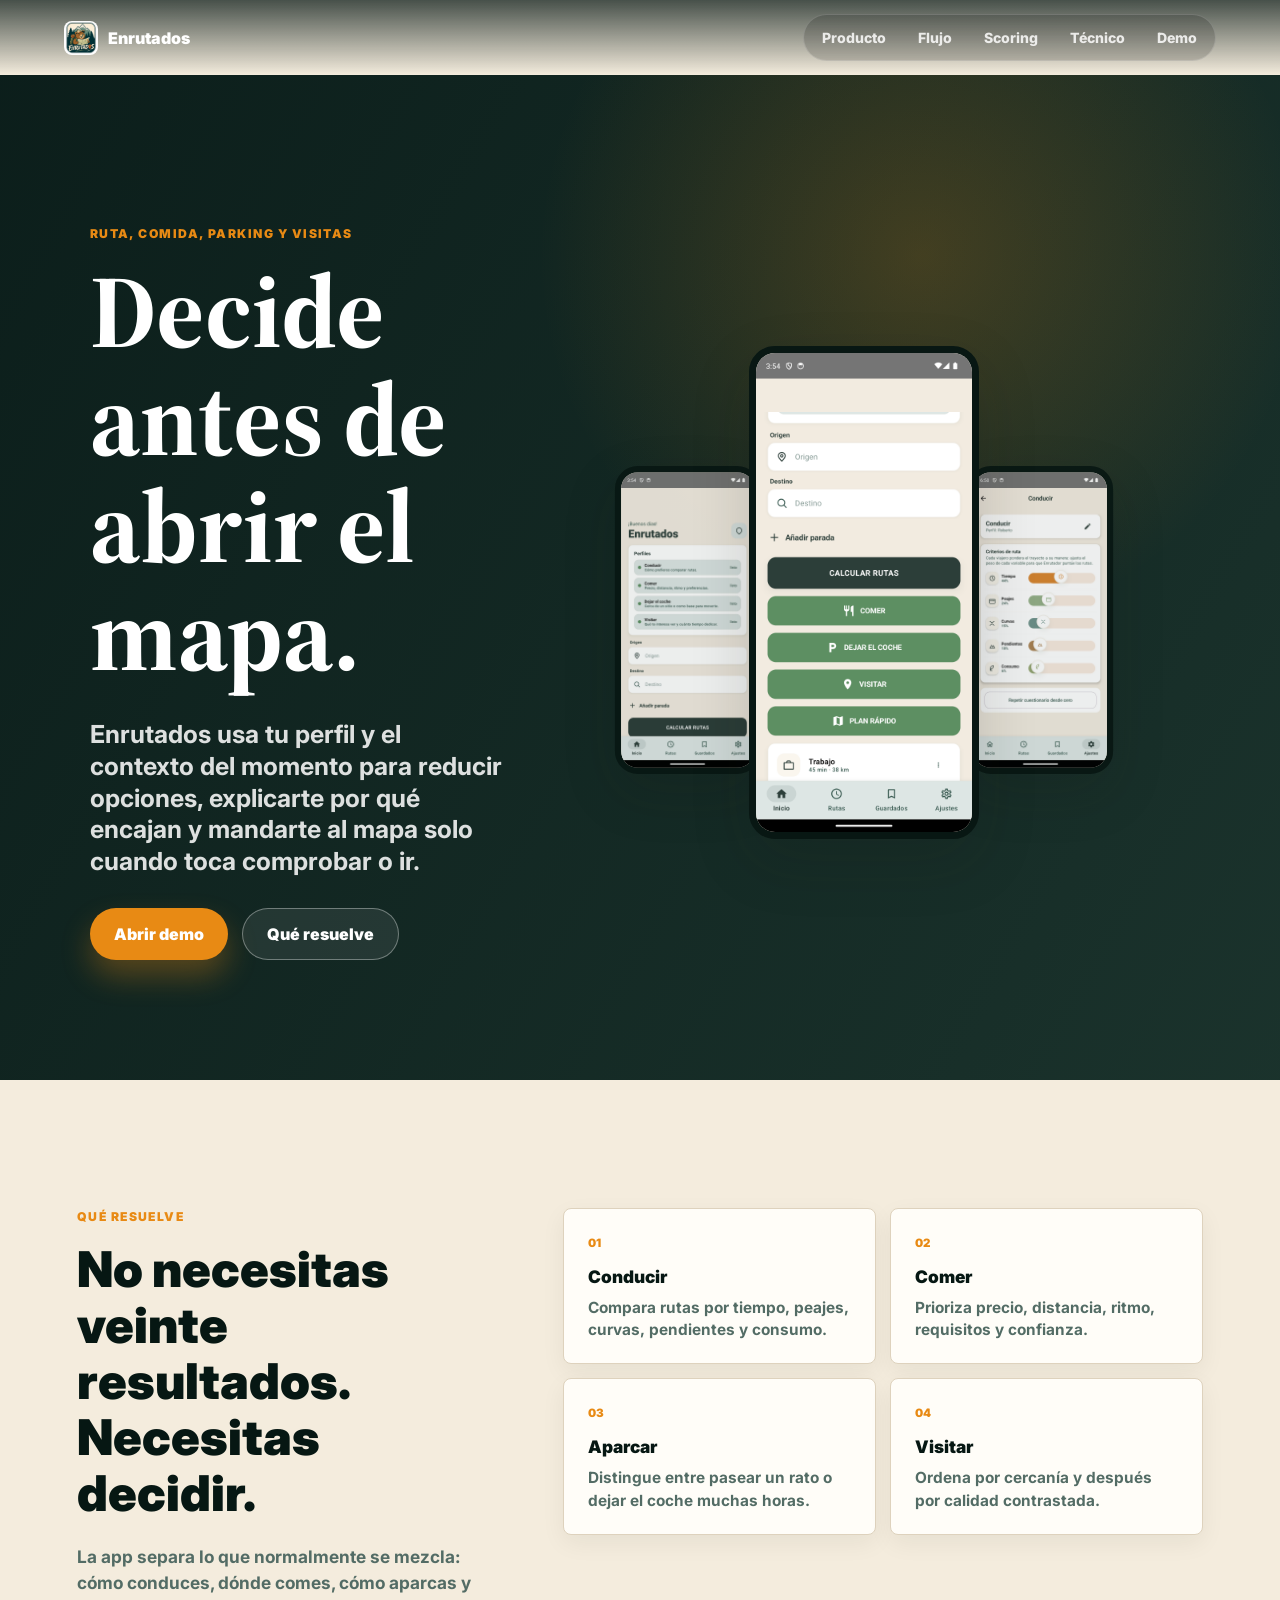
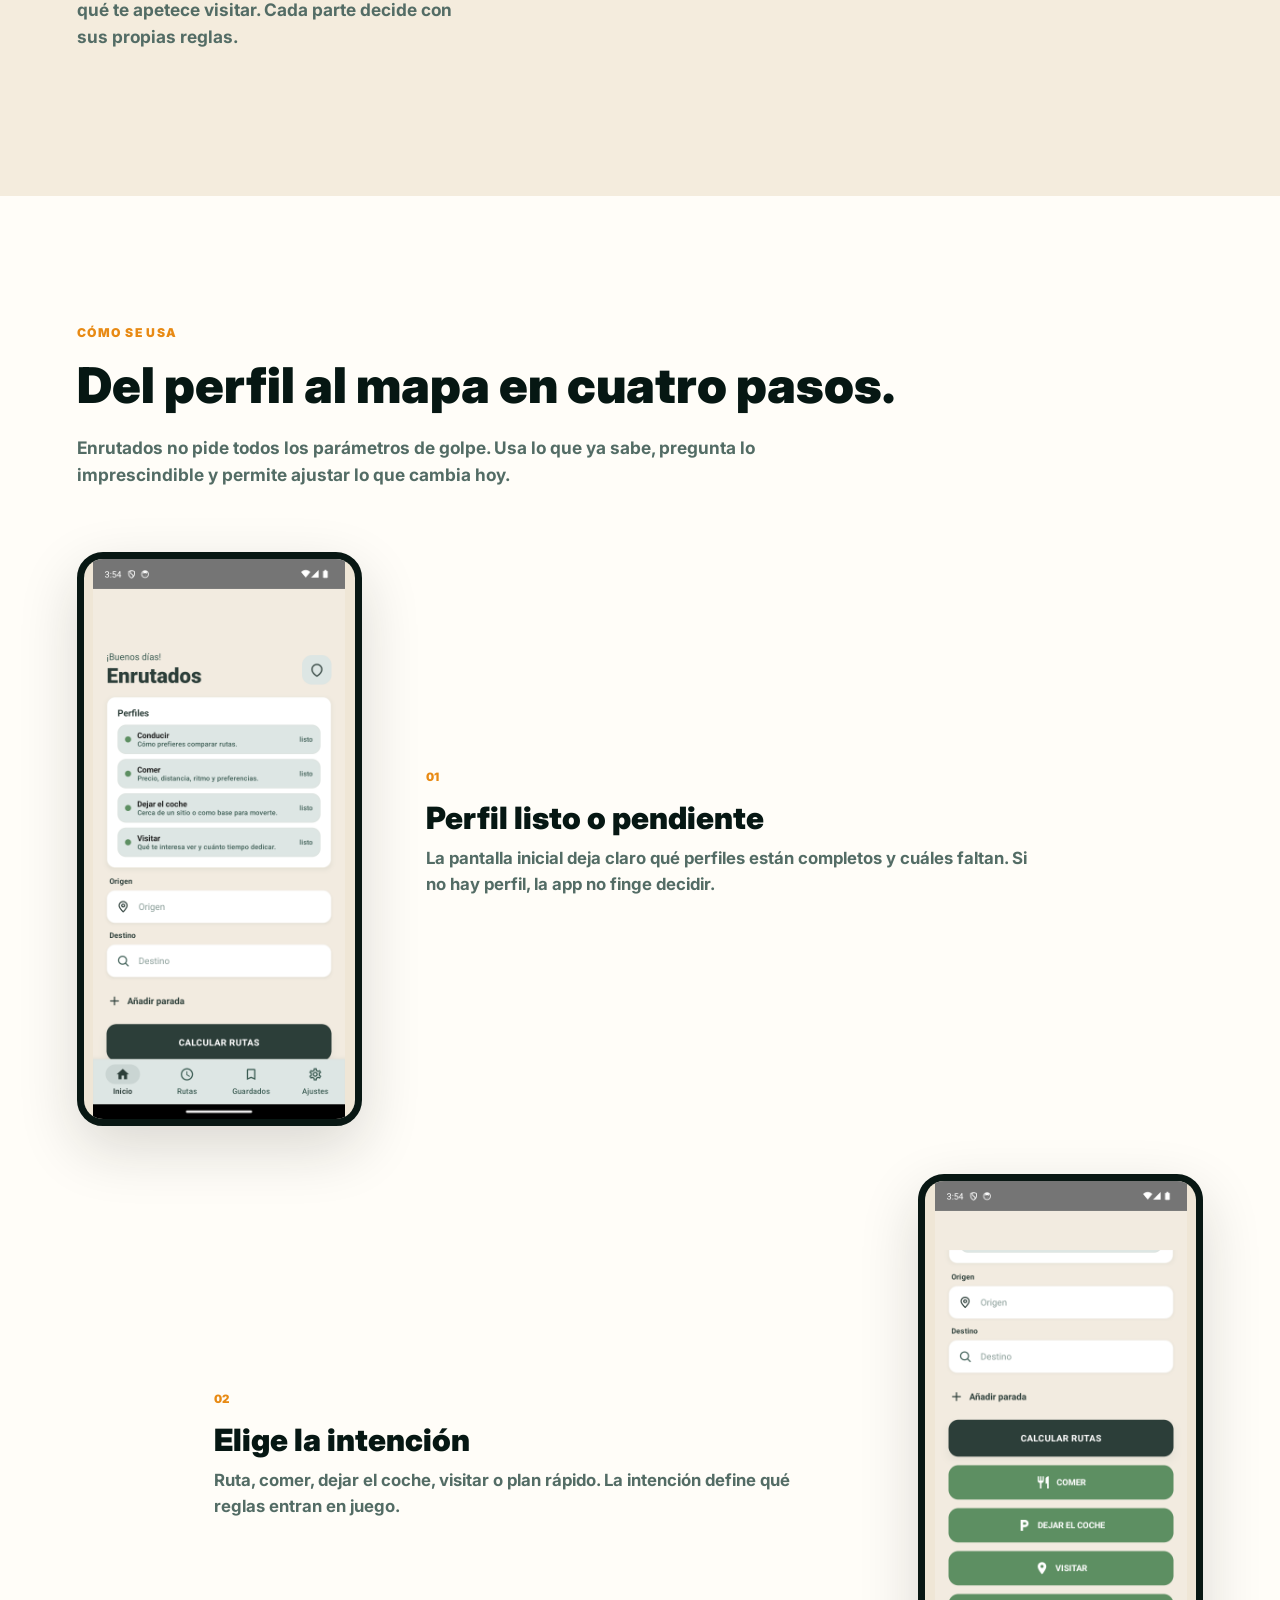
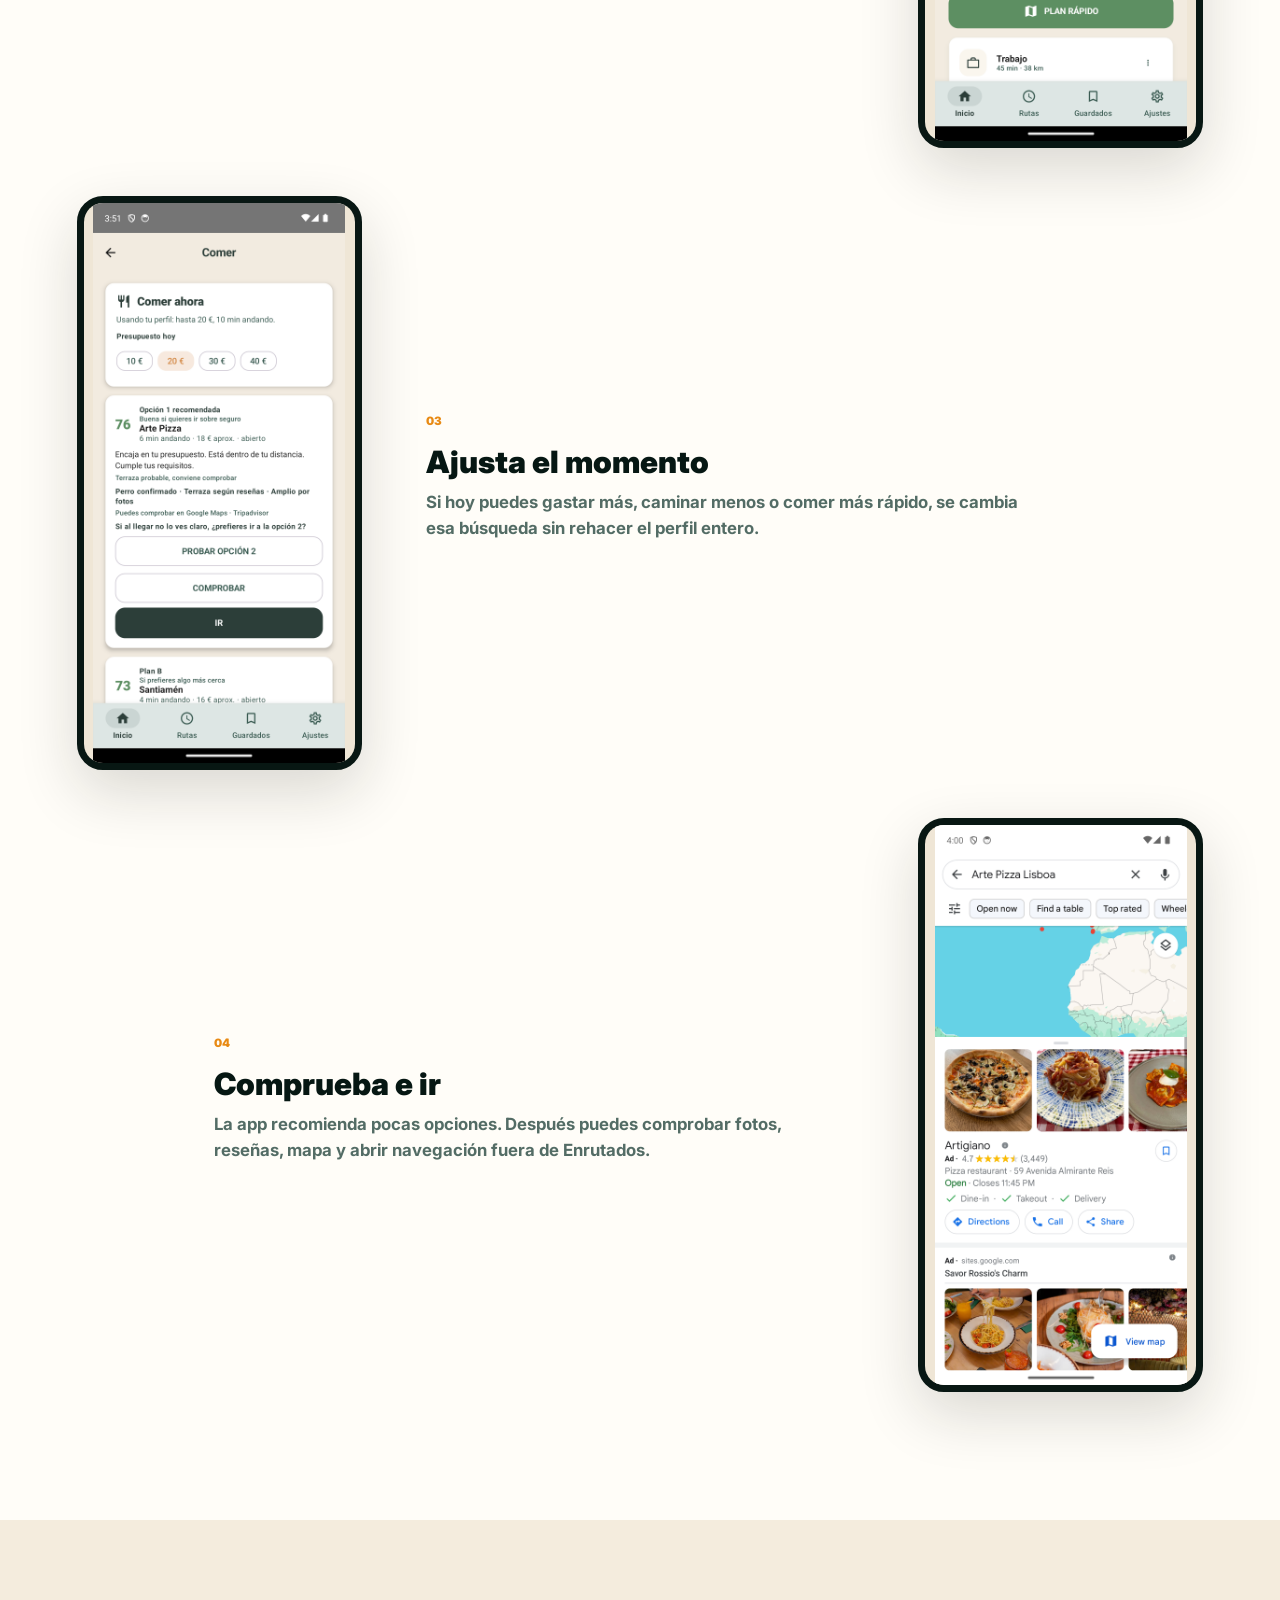
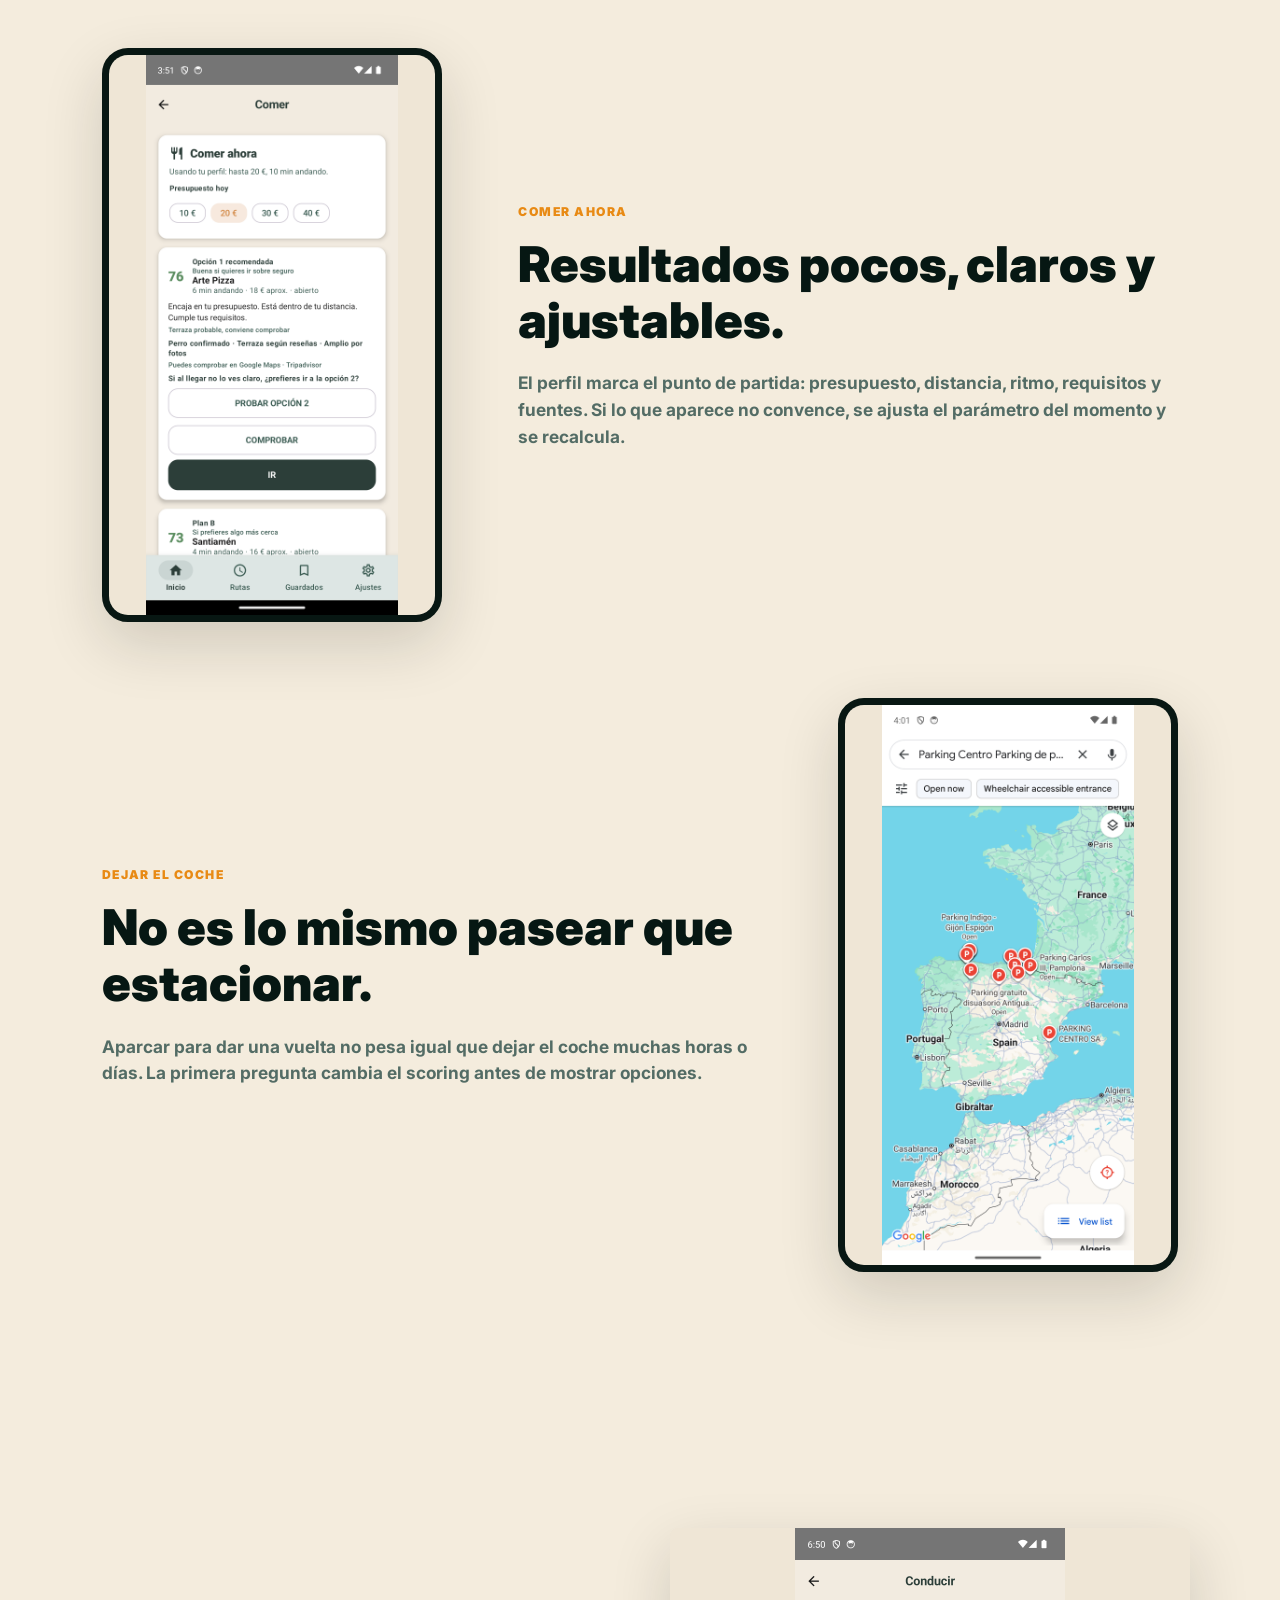
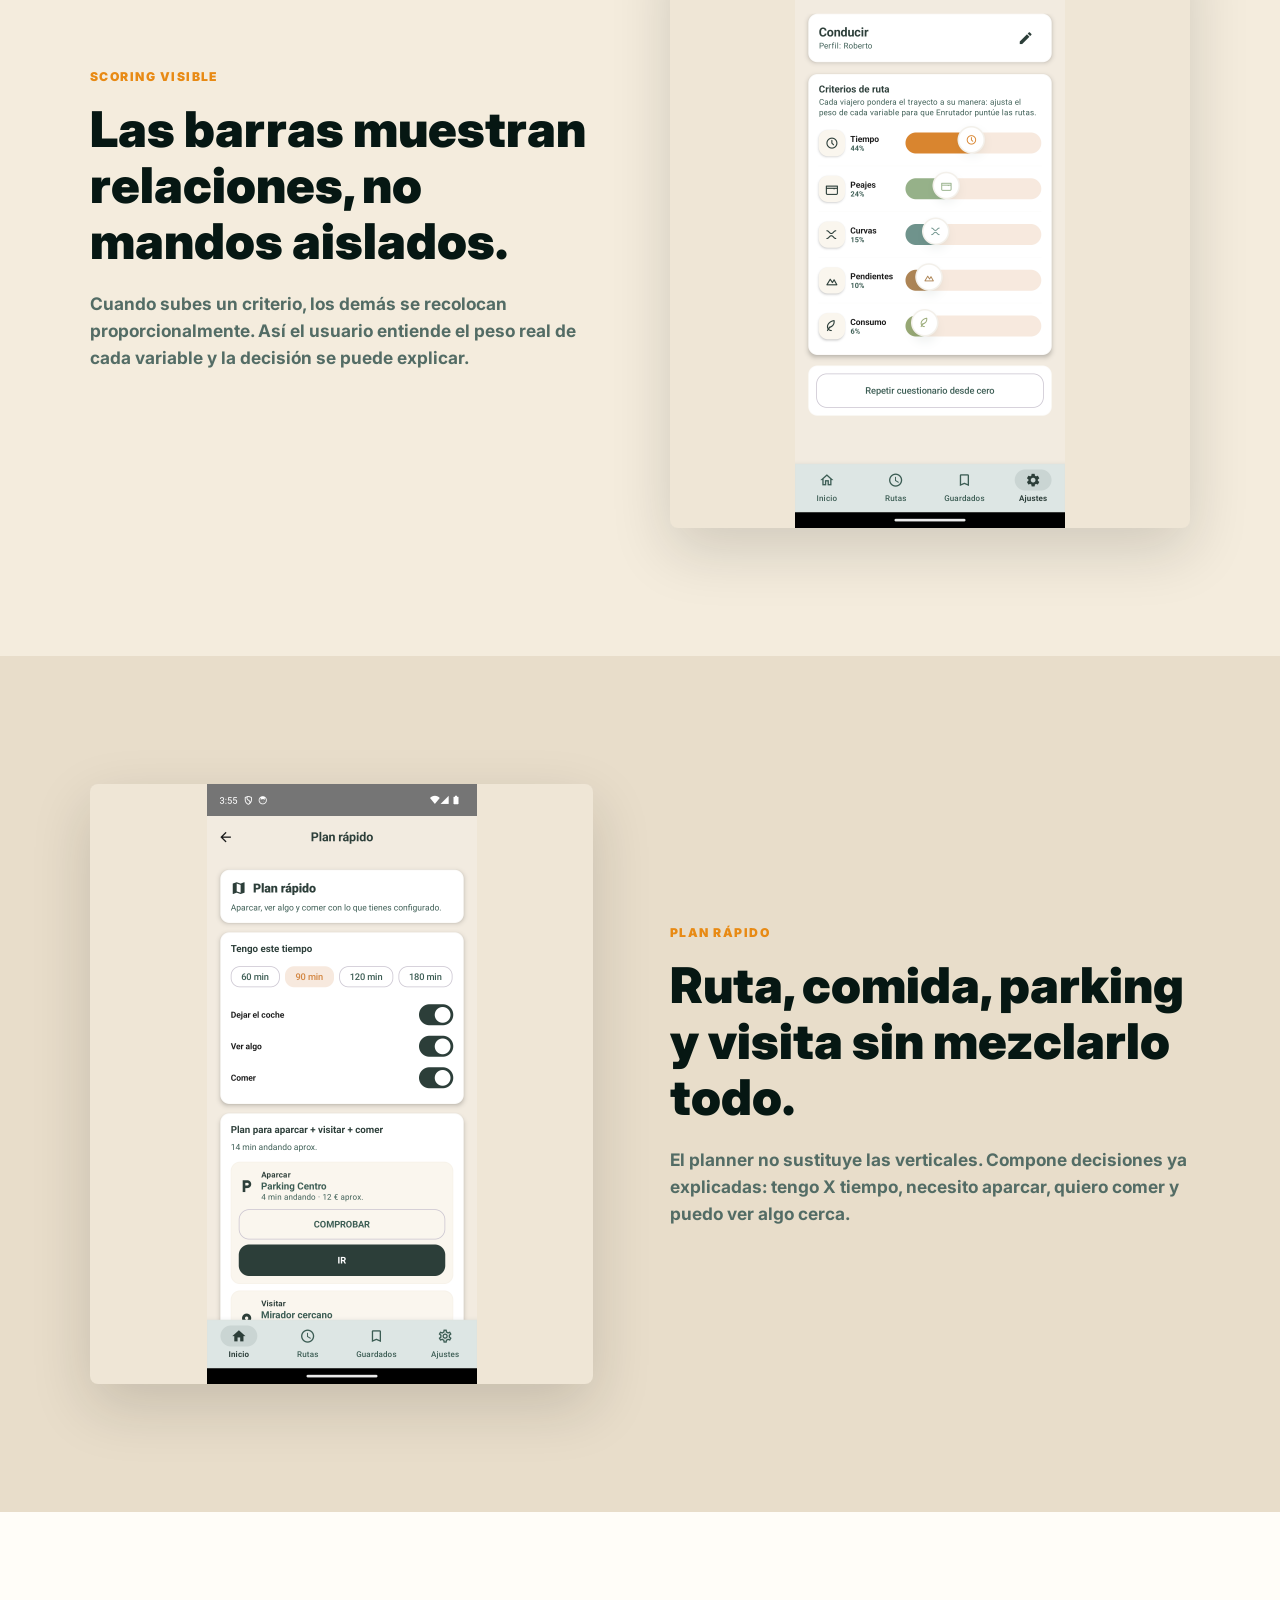
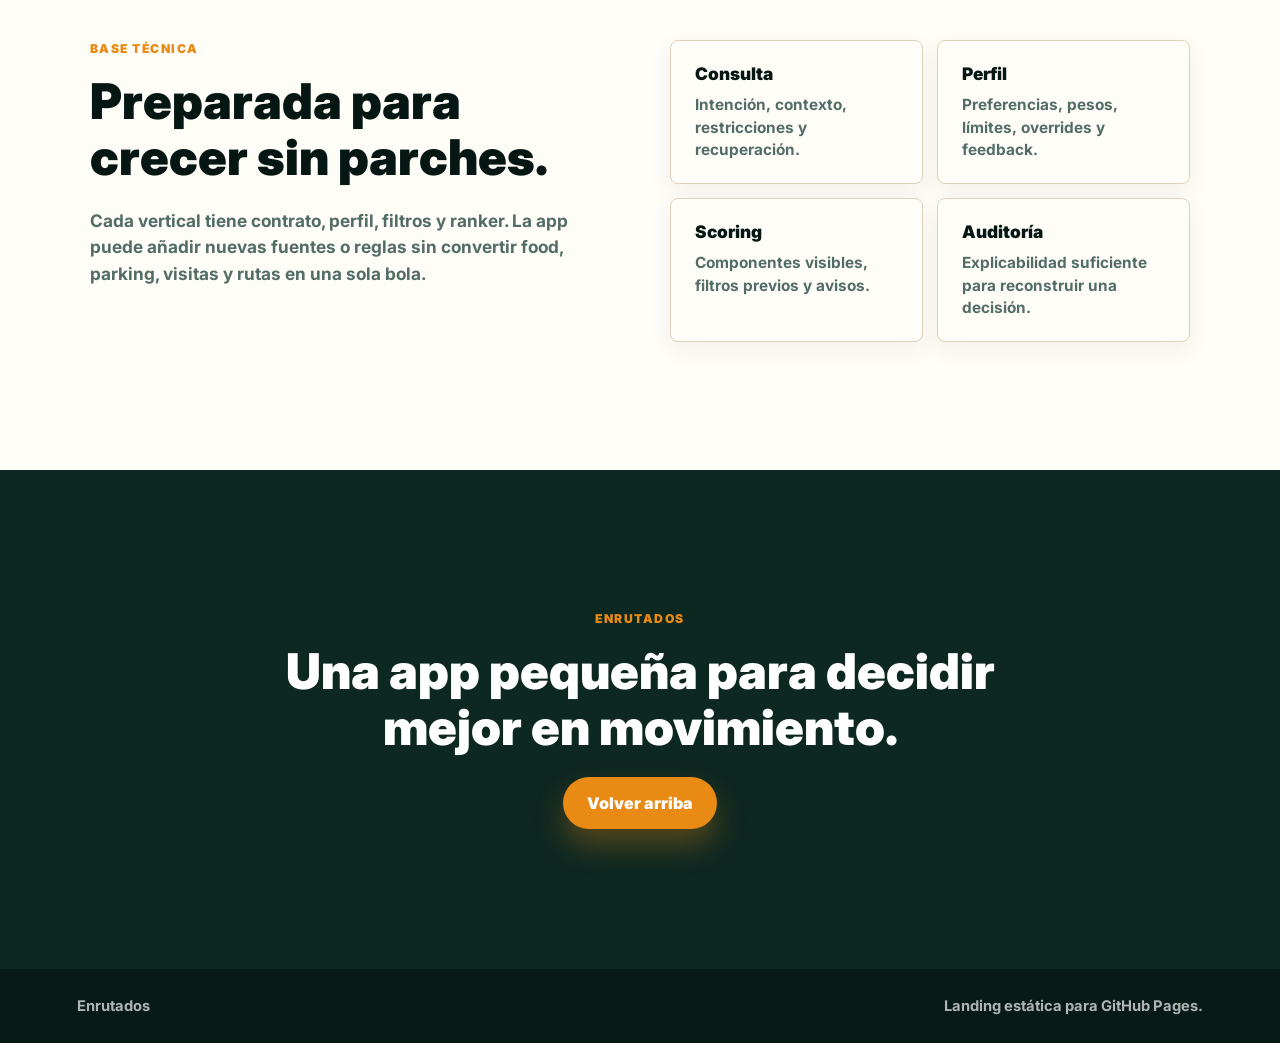
<file: index.html>
<!doctype html>
<html lang="es">
  <head>
    <meta charset="utf-8" />
    <meta name="viewport" content="width=device-width, initial-scale=1" />
    <meta
      name="description"
      content="Enrutados decide rutas, comida, parking y visitas con perfiles, scoring visible y comprobación en mapa."
    />
    <meta property="og:title" content="Enrutados" />
    <meta
      property="og:description"
      content="Decide antes de abrir el mapa: ruta, comida, parking y visitas."
    />
    <meta property="og:image" content="assets/inicio.png" />
    <title>Enrutados | Decide antes de abrir el mapa</title>
    <link rel="preconnect" href="https://fonts.googleapis.com" />
    <link rel="preconnect" href="https://fonts.gstatic.com" crossorigin />
    <link
      href="https://fonts.googleapis.com/css2?family=Inter:wght@500;600;700;800;900&family=Source+Serif+4:opsz,wght@8..60,700&display=swap"
      rel="stylesheet"
    />
    <link rel="stylesheet" href="styles.css" />
  </head>
  <body>
    <header class="site-header">
      <a class="brand" href="#inicio" aria-label="Volver al inicio">
        <img class="brand-mark" src="assets/enrutados-logo-illustration.png" alt="" />
        <span>Enrutados</span>
      </a>
      <nav class="nav" aria-label="Navegación principal">
        <a href="#problema">Producto</a>
        <a href="#flujo">Flujo</a>
        <a href="#scoring">Scoring</a>
        <a href="#tecnico">Técnico</a>
        <a href="demo.html">Demo</a>
      </nav>
    </header>

    <main id="inicio">
      <section class="hero">
        <div class="hero-copy-block">
          <p class="eyebrow">Ruta, comida, parking y visitas</p>
          <h1>Decide antes de abrir el mapa.</h1>
          <p>
            Enrutados usa tu perfil y el contexto del momento para reducir
            opciones, explicarte por qué encajan y mandarte al mapa solo cuando
            toca comprobar o ir.
          </p>
          <div class="hero-actions">
            <a class="button primary" href="demo.html">Abrir demo</a>
            <a class="button secondary" href="#problema">Qué resuelve</a>
          </div>
        </div>
        <div class="hero-screens" aria-label="Pantallas reales de Enrutados">
          <figure class="phone-shot side left">
            <img src="assets/inicio.png" alt="Inicio de Enrutados con estado de perfiles" />
          </figure>
          <figure class="phone-shot main">
            <img src="assets/acciones.png" alt="Pantalla de acciones reales de Enrutados" />
          </figure>
          <figure class="phone-shot side right">
            <img src="assets/scoring.png" alt="Pantalla real de scoring de Enrutados" />
          </figure>
        </div>
      </section>

      <section class="section problem" id="problema">
        <div class="section-heading">
          <p class="eyebrow">Qué resuelve</p>
          <h2>No necesitas veinte resultados. Necesitas decidir.</h2>
          <p>
            La app separa lo que normalmente se mezcla: cómo conduces, dónde
            comes, cómo aparcas y qué te apetece visitar. Cada parte decide con
            sus propias reglas.
          </p>
        </div>
        <div class="compact-grid">
          <article>
            <span>01</span>
            <h3>Conducir</h3>
            <p>Compara rutas por tiempo, peajes, curvas, pendientes y consumo.</p>
          </article>
          <article>
            <span>02</span>
            <h3>Comer</h3>
            <p>Prioriza precio, distancia, ritmo, requisitos y confianza.</p>
          </article>
          <article>
            <span>03</span>
            <h3>Aparcar</h3>
            <p>Distingue entre pasear un rato o dejar el coche muchas horas.</p>
          </article>
          <article>
            <span>04</span>
            <h3>Visitar</h3>
            <p>Ordena por cercanía y después por calidad contrastada.</p>
          </article>
        </div>
      </section>

      <section class="section flow" id="flujo">
        <div class="section-heading">
          <p class="eyebrow">Cómo se usa</p>
          <h2>Del perfil al mapa en cuatro pasos.</h2>
          <p>
            Enrutados no pide todos los parámetros de golpe. Usa lo que ya sabe,
            pregunta lo imprescindible y permite ajustar lo que cambia hoy.
          </p>
        </div>
        <div class="flow-list">
          <article class="flow-item">
            <figure>
              <img src="assets/inicio.png" alt="Inicio con perfiles" />
            </figure>
            <div>
              <span>01</span>
              <h3>Perfil listo o pendiente</h3>
              <p>
                La pantalla inicial deja claro qué perfiles están completos y
                cuáles faltan. Si no hay perfil, la app no finge decidir.
              </p>
            </div>
          </article>
          <article class="flow-item">
            <figure>
              <img src="assets/acciones.png" alt="Acciones de Enrutados" />
            </figure>
            <div>
              <span>02</span>
              <h3>Elige la intención</h3>
              <p>
                Ruta, comer, dejar el coche, visitar o plan rápido. La intención
                define qué reglas entran en juego.
              </p>
            </div>
          </article>
          <article class="flow-item">
            <figure>
              <img src="assets/food.png" alt="Ajuste de comida" />
            </figure>
            <div>
              <span>03</span>
              <h3>Ajusta el momento</h3>
              <p>
                Si hoy puedes gastar más, caminar menos o comer más rápido, se
                cambia esa búsqueda sin rehacer el perfil entero.
              </p>
            </div>
          </article>
          <article class="flow-item">
            <figure>
              <img src="assets/food-map.png" alt="Comprobación en mapa" />
            </figure>
            <div>
              <span>04</span>
              <h3>Comprueba e ir</h3>
              <p>
                La app recomienda pocas opciones. Después puedes comprobar fotos,
                reseñas, mapa y abrir navegación fuera de Enrutados.
              </p>
            </div>
          </article>
        </div>
      </section>

      <section class="section verticals">
        <article class="feature-row">
          <figure>
            <img src="assets/food.png" alt="Decisión de comida en Enrutados" />
          </figure>
          <div>
            <p class="eyebrow">Comer ahora</p>
            <h2>Resultados pocos, claros y ajustables.</h2>
            <p>
              El perfil marca el punto de partida: presupuesto, distancia,
              ritmo, requisitos y fuentes. Si lo que aparece no convence, se
              ajusta el parámetro del momento y se recalcula.
            </p>
          </div>
        </article>
        <article class="feature-row reverse">
          <figure>
            <img src="assets/parking-map.png" alt="Parking comprobado en mapa" />
          </figure>
          <div>
            <p class="eyebrow">Dejar el coche</p>
            <h2>No es lo mismo pasear que estacionar.</h2>
            <p>
              Aparcar para dar una vuelta no pesa igual que dejar el coche
              muchas horas o días. La primera pregunta cambia el scoring antes
              de mostrar opciones.
            </p>
          </div>
        </article>
      </section>

      <section class="section scoring" id="scoring">
        <div class="section-heading">
          <p class="eyebrow">Scoring visible</p>
          <h2>Las barras muestran relaciones, no mandos aislados.</h2>
          <p>
            Cuando subes un criterio, los demás se recolocan proporcionalmente.
            Así el usuario entiende el peso real de cada variable y la decisión
            se puede explicar.
          </p>
        </div>
        <figure class="wide-shot">
          <img src="assets/scoring.png" alt="Barras de scoring con porcentaje visible" />
        </figure>
      </section>

      <section class="section planner">
        <figure class="wide-shot">
          <img src="assets/plan.png" alt="Plan rápido combinado" />
        </figure>
        <div class="section-heading">
          <p class="eyebrow">Plan rápido</p>
          <h2>Ruta, comida, parking y visita sin mezclarlo todo.</h2>
          <p>
            El planner no sustituye las verticales. Compone decisiones ya
            explicadas: tengo X tiempo, necesito aparcar, quiero comer y puedo
            ver algo cerca.
          </p>
        </div>
      </section>

      <section class="section technical" id="tecnico">
        <div class="section-heading">
          <p class="eyebrow">Base técnica</p>
          <h2>Preparada para crecer sin parches.</h2>
          <p>
            Cada vertical tiene contrato, perfil, filtros y ranker. La app puede
            añadir nuevas fuentes o reglas sin convertir food, parking, visitas
            y rutas en una sola bola.
          </p>
        </div>
        <div class="compact-grid technical-grid">
          <article>
            <h3>Consulta</h3>
            <p>Intención, contexto, restricciones y recuperación.</p>
          </article>
          <article>
            <h3>Perfil</h3>
            <p>Preferencias, pesos, límites, overrides y feedback.</p>
          </article>
          <article>
            <h3>Scoring</h3>
            <p>Componentes visibles, filtros previos y avisos.</p>
          </article>
          <article>
            <h3>Auditoría</h3>
            <p>Explicabilidad suficiente para reconstruir una decisión.</p>
          </article>
        </div>
      </section>

      <section class="final-cta">
        <p class="eyebrow">Enrutados</p>
        <h2>Una app pequeña para decidir mejor en movimiento.</h2>
        <a class="button primary" href="#inicio">Volver arriba</a>
      </section>
    </main>

    <footer>
      <span>Enrutados</span>
      <span>Landing estática para GitHub Pages.</span>
    </footer>

    <script src="script.js"></script>
  </body>
</html>
</file>
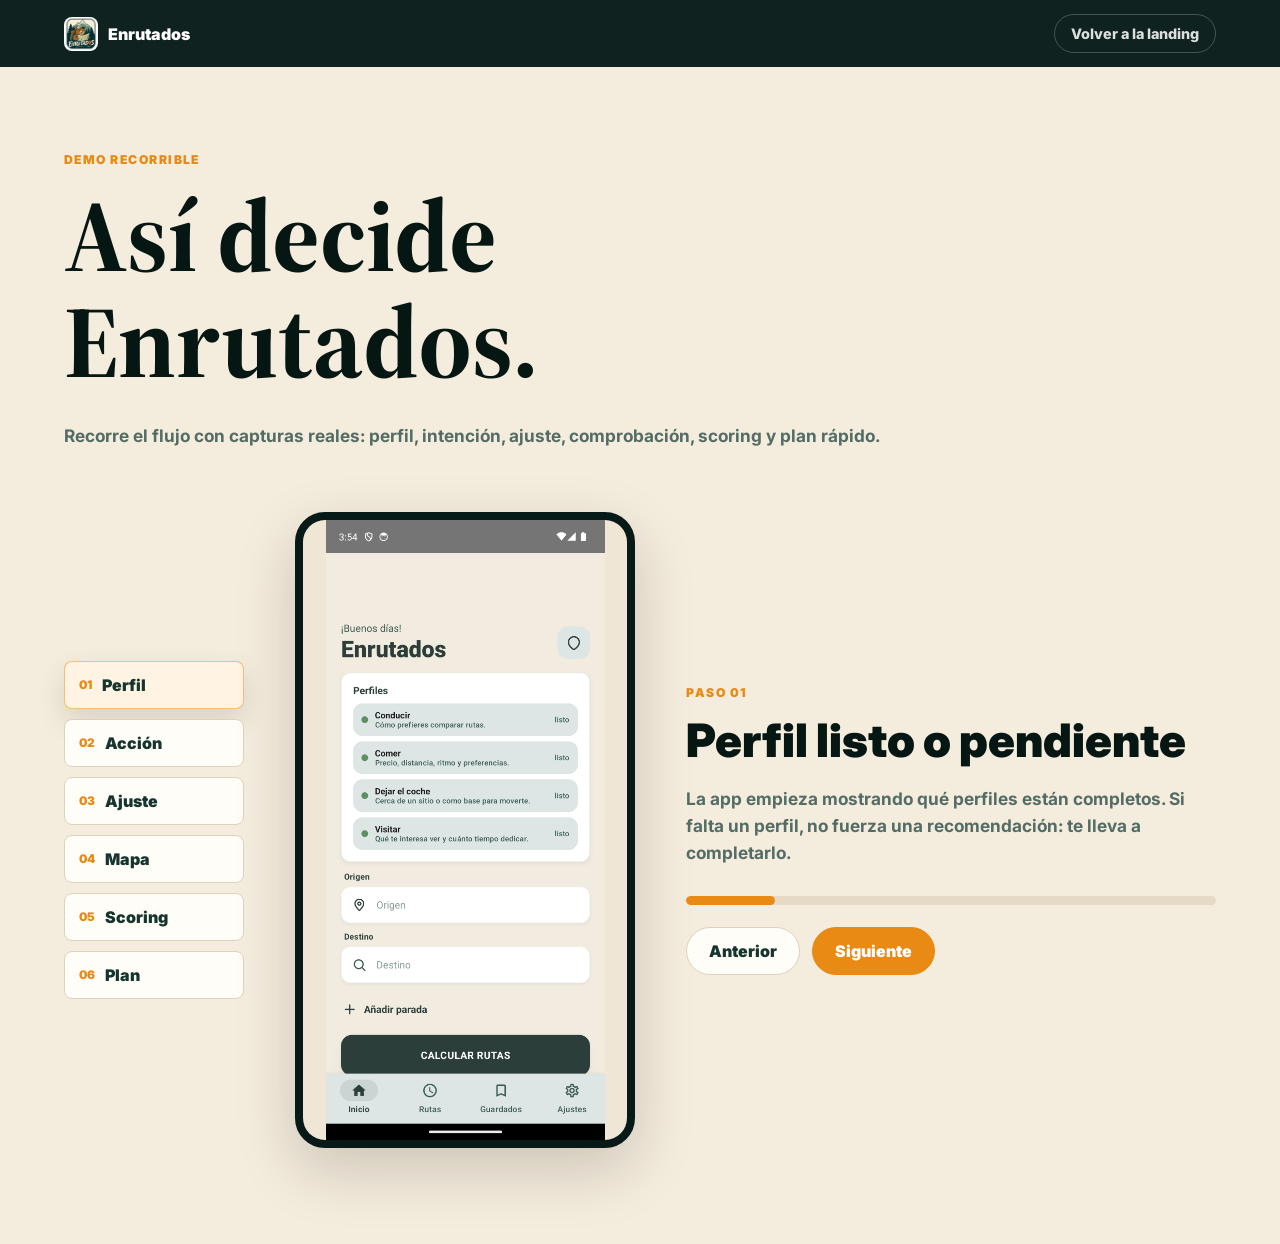
<file: demo.html>
<!doctype html>
<html lang="es">
  <head>
    <meta charset="utf-8" />
    <meta name="viewport" content="width=device-width, initial-scale=1" />
    <meta
      name="description"
      content="Demo recorrible de Enrutados con capturas precargadas."
    />
    <title>Demo | Enrutados</title>
    <link rel="preload" as="image" href="assets/inicio.png" />
    <link rel="preload" as="image" href="assets/acciones.png" />
    <link rel="preload" as="image" href="assets/food.png" />
    <link rel="preload" as="image" href="assets/food-map.png" />
    <link rel="preload" as="image" href="assets/parking-map.png" />
    <link rel="preload" as="image" href="assets/scoring.png" />
    <link rel="preload" as="image" href="assets/plan.png" />
    <link rel="preconnect" href="https://fonts.googleapis.com" />
    <link rel="preconnect" href="https://fonts.gstatic.com" crossorigin />
    <link
      href="https://fonts.googleapis.com/css2?family=Inter:wght@500;600;700;800;900&family=Source+Serif+4:opsz,wght@8..60,700&display=swap"
      rel="stylesheet"
    />
    <link rel="stylesheet" href="demo.css" />
  </head>
  <body>
    <header class="demo-header">
      <a class="brand" href="index.html">
        <img src="assets/enrutados-logo-illustration.png" alt="" />
        <span>Enrutados</span>
      </a>
      <a class="back-link" href="index.html">Volver a la landing</a>
    </header>

    <main class="demo-shell">
      <section class="demo-intro">
        <p class="eyebrow">Demo recorrible</p>
        <h1>Así decide Enrutados.</h1>
        <p>
          Recorre el flujo con capturas reales: perfil, intención, ajuste,
          comprobación, scoring y plan rápido.
        </p>
      </section>

      <section class="demo-stage" aria-live="polite">
        <aside class="step-list" aria-label="Pasos de la demo">
          <button class="step-tab is-active" type="button" data-step="0">
            <span>01</span>
            Perfil
          </button>
          <button class="step-tab" type="button" data-step="1">
            <span>02</span>
            Acción
          </button>
          <button class="step-tab" type="button" data-step="2">
            <span>03</span>
            Ajuste
          </button>
          <button class="step-tab" type="button" data-step="3">
            <span>04</span>
            Mapa
          </button>
          <button class="step-tab" type="button" data-step="4">
            <span>05</span>
            Scoring
          </button>
          <button class="step-tab" type="button" data-step="5">
            <span>06</span>
            Plan
          </button>
        </aside>

        <figure class="phone-frame">
          <img id="demo-image" src="assets/inicio.png" alt="Inicio con perfiles" />
        </figure>

        <article class="step-copy">
          <p id="step-kicker" class="eyebrow">Paso 01</p>
          <h2 id="step-title">Perfil listo o pendiente</h2>
          <p id="step-text">
            La app empieza mostrando qué perfiles están completos. Si falta un
            perfil, no fuerza una recomendación: te lleva a completarlo.
          </p>
          <div class="progress" aria-hidden="true">
            <span id="progress-bar"></span>
          </div>
          <div class="controls">
            <button id="prev-step" type="button">Anterior</button>
            <button id="next-step" type="button">Siguiente</button>
          </div>
        </article>
      </section>
    </main>

    <script src="demo.js"></script>
  </body>
</html>
</file>
<file: styles.css>
:root {
  --ink: #17352f;
  --ink-strong: #061713;
  --muted: #536c65;
  --paper: #f4ecdd;
  --surface: #fffdf8;
  --line: #ded2bd;
  --orange: #e88a14;
  --deep: #0d2721;
  --deep-2: #071a17;
  --soft: #e8ddca;
  --shadow: 0 22px 60px rgba(25, 24, 16, 0.16);
}

* {
  box-sizing: border-box;
}

html {
  scroll-behavior: smooth;
}

body {
  margin: 0;
  color: var(--ink);
  background: var(--paper);
  font-family: Inter, system-ui, -apple-system, BlinkMacSystemFont, "Segoe UI", sans-serif;
  letter-spacing: 0;
}

img {
  display: block;
  max-width: 100%;
}

a {
  color: inherit;
  text-decoration: none;
}

.site-header {
  position: sticky;
  z-index: 10;
  top: 0;
  display: flex;
  align-items: center;
  justify-content: space-between;
  gap: 18px;
  padding: 14px clamp(18px, 5vw, 72px);
  color: white;
  background: rgba(7, 26, 23, 0.95);
  backdrop-filter: blur(16px);
}

.brand,
.nav {
  display: flex;
  align-items: center;
}

.brand {
  gap: 10px;
  font-weight: 900;
}

.brand-mark {
  width: 34px;
  height: 34px;
  border-radius: 8px;
  object-fit: cover;
}

.nav {
  gap: 6px;
  padding: 5px;
  border: 1px solid rgba(255, 255, 255, 0.16);
  border-radius: 999px;
  background: rgba(0, 0, 0, 0.16);
}

.nav a {
  padding: 9px 13px;
  border-radius: 999px;
  color: rgba(255, 255, 255, 0.84);
  font-size: 0.88rem;
  font-weight: 800;
}

.nav a:hover {
  background: rgba(255, 255, 255, 0.12);
  color: white;
}

.hero {
  display: grid;
  grid-template-columns: minmax(320px, 0.9fr) minmax(300px, 560px);
  gap: clamp(34px, 6vw, 82px);
  align-items: center;
  padding: clamp(86px, 12vw, 150px) clamp(22px, 7vw, 100px) clamp(64px, 10vw, 120px);
  color: white;
  background:
    radial-gradient(circle at 72% 18%, rgba(232, 138, 20, 0.22), transparent 31%),
    linear-gradient(120deg, rgba(7, 26, 23, 0.98), rgba(13, 39, 33, 0.94));
}

.hero-copy-block {
  max-width: 760px;
}

.eyebrow {
  margin: 0 0 14px;
  color: var(--orange);
  font-size: 0.76rem;
  font-weight: 900;
  letter-spacing: 0.12em;
  text-transform: uppercase;
}

h1,
h2,
h3,
p {
  margin-top: 0;
}

h1 {
  margin-bottom: 30px;
  font-family: "Source Serif 4", Georgia, serif;
  font-size: clamp(4rem, 8.1vw, 7.2rem);
  line-height: 1.04;
}

h2 {
  margin-bottom: 22px;
  color: var(--ink-strong);
  font-size: clamp(2rem, 3.85vw, 4.1rem);
  line-height: 1.14;
  font-weight: 900;
}

h3 {
  margin-bottom: 10px;
  color: var(--ink-strong);
  font-size: 1.08rem;
  font-weight: 900;
}

p {
  color: var(--muted);
  line-height: 1.55;
}

.hero p:not(.eyebrow) {
  max-width: 660px;
  color: rgba(255, 255, 255, 0.86);
  font-size: clamp(1.15rem, 2vw, 1.55rem);
  font-weight: 700;
  line-height: 1.28;
}

.hero-actions {
  display: flex;
  flex-wrap: wrap;
  gap: 14px;
  margin-top: 30px;
}

.button {
  display: inline-flex;
  min-height: 52px;
  align-items: center;
  justify-content: center;
  border-radius: 999px;
  padding: 0 24px;
  font-weight: 900;
}

.button.primary {
  background: var(--orange);
  color: white;
  box-shadow: 0 16px 30px rgba(232, 138, 20, 0.32);
}

.button.secondary {
  border: 1px solid rgba(255, 255, 255, 0.35);
  color: white;
  background: rgba(255, 255, 255, 0.08);
}

.phone-shot,
.feature-row figure,
.flow-item figure {
  margin: 0;
  overflow: hidden;
  border: 7px solid #081713;
  border-radius: 26px;
  background: #081713;
  box-shadow: var(--shadow);
}

.phone-shot img,
.feature-row img,
.flow-item img {
  width: 100%;
  max-height: 560px;
  object-fit: contain;
  object-position: top center;
  background: #efe6d6;
}

.hero-screens {
  position: relative;
  display: grid;
  grid-template-columns: 0.72fr 1fr 0.72fr;
  align-items: center;
  min-height: clamp(430px, 52vw, 620px);
}

.phone-shot {
  width: 100%;
  max-width: 285px;
  justify-self: center;
}

.phone-shot.main {
  z-index: 2;
  max-width: 330px;
}

.phone-shot.side {
  opacity: 0.92;
  transform: translateY(28px) scale(0.88);
}

.phone-shot.left {
  margin-right: -42px;
}

.phone-shot.right {
  margin-left: -42px;
}

.section {
  padding: clamp(64px, 10vw, 128px) clamp(22px, 6vw, 88px);
}

.section-heading {
  max-width: 860px;
}

.section-heading p:not(.eyebrow) {
  max-width: 720px;
  font-size: 1.08rem;
  font-weight: 700;
}

.problem {
  display: grid;
  grid-template-columns: minmax(320px, 0.78fr) minmax(360px, 1.22fr);
  gap: clamp(34px, 6vw, 86px);
  align-items: start;
}

.compact-grid {
  display: grid;
  grid-template-columns: repeat(2, minmax(0, 1fr));
  gap: 14px;
}

.compact-grid article {
  min-height: 132px;
  padding: 22px 24px;
  border: 1px solid var(--line);
  border-radius: 8px;
  background: var(--surface);
  box-shadow: 0 8px 24px rgba(24, 28, 21, 0.06);
}

.compact-grid span,
.flow-item span {
  display: inline-flex;
  margin-bottom: 16px;
  color: var(--orange);
  font-size: 0.72rem;
  font-weight: 900;
}

.compact-grid p {
  margin-bottom: 0;
  font-size: 0.96rem;
  font-weight: 700;
  line-height: 1.45;
}

.flow {
  background: var(--surface);
}

.flow-list {
  display: grid;
  gap: clamp(26px, 4vw, 48px);
  margin-top: clamp(34px, 5vw, 68px);
}

.flow-item {
  display: grid;
  grid-template-columns: minmax(190px, 285px) minmax(280px, 640px);
  gap: clamp(26px, 5vw, 72px);
  align-items: center;
  max-width: 1060px;
}

.flow-item:nth-child(even) {
  grid-template-columns: minmax(280px, 640px) minmax(190px, 285px);
  margin-left: auto;
}

.flow-item:nth-child(even) figure {
  order: 2;
}

.flow-item h3 {
  font-size: clamp(1.45rem, 2.4vw, 2.25rem);
  line-height: 1.14;
}

.flow-item p {
  max-width: 56ch;
  font-size: 1.05rem;
  font-weight: 700;
}

.verticals {
  display: grid;
  gap: clamp(36px, 6vw, 76px);
}

.feature-row {
  display: grid;
  grid-template-columns: minmax(210px, 340px) minmax(300px, 660px);
  gap: clamp(30px, 6vw, 86px);
  align-items: center;
  max-width: 1120px;
  margin: 0 auto;
}

.feature-row.reverse {
  grid-template-columns: minmax(300px, 660px) minmax(210px, 340px);
}

.feature-row.reverse figure {
  order: 2;
}

.feature-row p:not(.eyebrow) {
  font-size: 1.08rem;
  font-weight: 700;
}

.scoring,
.planner,
.technical {
  display: grid;
  grid-template-columns: minmax(300px, 0.95fr) minmax(280px, 520px);
  gap: clamp(34px, 6vw, 86px);
  align-items: center;
  justify-content: center;
}

.wide-shot {
  margin: 0;
}

.wide-shot img {
  width: 100%;
  max-height: 600px;
  border-radius: 8px;
  object-fit: contain;
  object-position: top center;
  background: #efe6d6;
  box-shadow: var(--shadow);
}

.planner {
  background: var(--soft);
}

.technical {
  align-items: start;
  background: var(--surface);
}

.technical-grid article {
  min-height: 124px;
}

.final-cta {
  padding: clamp(70px, 11vw, 140px) clamp(22px, 6vw, 88px);
  text-align: center;
  background: var(--deep);
}

.final-cta h2 {
  max-width: 820px;
  margin-right: auto;
  margin-left: auto;
  color: white;
}

footer {
  display: flex;
  justify-content: space-between;
  gap: 18px;
  padding: 28px clamp(22px, 6vw, 88px);
  color: rgba(255, 255, 255, 0.68);
  background: var(--deep-2);
  font-size: 0.92rem;
  font-weight: 700;
}

@media (max-width: 920px) {
  .hero,
  .problem,
  .flow-item,
  .flow-item:nth-child(even),
  .feature-row,
  .feature-row.reverse,
  .scoring,
  .planner,
  .technical {
    grid-template-columns: 1fr;
  }

  .hero {
    text-align: center;
  }

  .hero-actions {
    justify-content: center;
  }

  .feature-row figure,
  .flow-item figure {
    width: min(320px, 82vw);
    justify-self: center;
  }

  .hero-screens {
    width: min(520px, 92vw);
    min-height: clamp(360px, 88vw, 560px);
    justify-self: center;
  }

  .flow-item:nth-child(even) figure,
  .feature-row.reverse figure {
    order: 0;
  }
}

@media (max-width: 640px) {
  .site-header {
    align-items: flex-start;
  }

  .nav {
    display: none;
  }

  .hero {
    gap: 28px;
    padding-top: 48px;
    padding-bottom: 24px;
  }

  .hero-screens {
    grid-template-columns: 1fr;
    min-height: auto;
  }

  .phone-shot.main {
    width: min(250px, 66vw);
    max-height: 245px;
    justify-self: center;
  }

  .phone-shot.main img {
    max-height: none;
  }

  .phone-shot.side {
    display: none;
  }

  h1 {
    margin-bottom: 22px;
    font-size: clamp(2.85rem, 14vw, 3.55rem);
  }

  .hero p:not(.eyebrow) {
    font-size: 1.04rem;
  }

  h2 {
    font-size: clamp(1.85rem, 9.5vw, 2.85rem);
  }

  .compact-grid {
    grid-template-columns: 1fr;
  }

  footer {
    flex-direction: column;
  }
}
</file>
<file: demo.css>
:root {
  --ink: #17352f;
  --ink-strong: #061713;
  --muted: #536c65;
  --paper: #f4ecdd;
  --surface: #fffdf8;
  --line: #ded2bd;
  --orange: #e88a14;
  --deep: #071a17;
  --shadow: 0 22px 60px rgba(25, 24, 16, 0.18);
}

* {
  box-sizing: border-box;
}

body {
  margin: 0;
  min-height: 100vh;
  color: var(--ink);
  background: var(--paper);
  font-family: Inter, system-ui, -apple-system, BlinkMacSystemFont, "Segoe UI", sans-serif;
  letter-spacing: 0;
}

img {
  display: block;
  max-width: 100%;
}

a {
  color: inherit;
  text-decoration: none;
}

.demo-header {
  position: sticky;
  z-index: 10;
  top: 0;
  display: flex;
  align-items: center;
  justify-content: space-between;
  gap: 18px;
  padding: 14px clamp(18px, 5vw, 72px);
  color: white;
  background: rgba(7, 26, 23, 0.96);
  backdrop-filter: blur(16px);
}

.brand {
  display: flex;
  align-items: center;
  gap: 10px;
  font-weight: 900;
}

.brand img {
  width: 34px;
  height: 34px;
  border-radius: 8px;
  object-fit: cover;
}

.back-link {
  padding: 10px 16px;
  border: 1px solid rgba(255, 255, 255, 0.22);
  border-radius: 999px;
  color: rgba(255, 255, 255, 0.86);
  font-size: 0.9rem;
  font-weight: 800;
}

.demo-shell {
  padding: clamp(42px, 7vw, 84px) clamp(18px, 5vw, 72px) clamp(54px, 8vw, 96px);
}

.demo-intro {
  max-width: 900px;
  margin-bottom: clamp(32px, 5vw, 62px);
}

.eyebrow {
  margin: 0 0 12px;
  color: var(--orange);
  font-size: 0.76rem;
  font-weight: 900;
  letter-spacing: 0.12em;
  text-transform: uppercase;
}

h1,
h2,
p {
  margin-top: 0;
}

h1 {
  margin-bottom: 28px;
  color: var(--ink-strong);
  font-family: "Source Serif 4", Georgia, serif;
  font-size: clamp(3.8rem, 8vw, 6.8rem);
  line-height: 1.04;
}

h2 {
  margin-bottom: 20px;
  color: var(--ink-strong);
  font-size: clamp(1.95rem, 3.6vw, 3.55rem);
  line-height: 1.12;
  font-weight: 900;
}

p {
  color: var(--muted);
  font-size: 1.08rem;
  font-weight: 700;
  line-height: 1.55;
}

.demo-stage {
  display: grid;
  grid-template-columns: minmax(130px, 180px) minmax(220px, 340px) minmax(300px, 1fr);
  gap: clamp(22px, 4vw, 62px);
  align-items: center;
}

.step-list {
  display: grid;
  gap: 10px;
}

.step-tab {
  display: flex;
  width: 100%;
  align-items: center;
  gap: 10px;
  border: 1px solid var(--line);
  border-radius: 8px;
  padding: 13px 14px;
  color: var(--ink);
  background: var(--surface);
  font: inherit;
  font-weight: 900;
  text-align: left;
  cursor: pointer;
}

.step-tab span {
  color: var(--orange);
  font-size: 0.74rem;
}

.step-tab.is-active {
  border-color: rgba(232, 138, 20, 0.5);
  background: #fff3e3;
  box-shadow: 0 12px 28px rgba(25, 24, 16, 0.12);
}

.phone-frame {
  margin: 0;
  overflow: hidden;
  border: 8px solid var(--deep);
  border-radius: 30px;
  background: var(--deep);
  box-shadow: var(--shadow);
}

.phone-frame img {
  width: 100%;
  max-height: 620px;
  object-fit: contain;
  object-position: top center;
  background: #efe6d6;
}

.step-copy {
  max-width: 680px;
}

.progress {
  height: 9px;
  margin: 30px 0 22px;
  overflow: hidden;
  border-radius: 999px;
  background: #e6dac7;
}

.progress span {
  display: block;
  width: 16.666%;
  height: 100%;
  border-radius: inherit;
  background: var(--orange);
  transition: width 180ms ease;
}

.controls {
  display: flex;
  flex-wrap: wrap;
  gap: 12px;
}

.controls button {
  min-height: 48px;
  border: 1px solid var(--line);
  border-radius: 999px;
  padding: 0 22px;
  color: var(--ink);
  background: var(--surface);
  font: inherit;
  font-weight: 900;
  cursor: pointer;
}

.controls button:last-child {
  border-color: var(--orange);
  color: white;
  background: var(--orange);
}

@media (max-width: 980px) {
  .demo-stage {
    grid-template-columns: 1fr;
  }

  .step-list {
    grid-template-columns: repeat(3, minmax(0, 1fr));
  }

  .phone-frame {
    width: min(340px, 82vw);
    justify-self: center;
  }
}

@media (max-width: 640px) {
  .demo-header {
    align-items: flex-start;
  }

  .back-link {
    padding: 9px 12px;
    font-size: 0.82rem;
  }

  h1 {
    font-size: clamp(3.05rem, 16vw, 5rem);
  }

  .step-list {
    grid-template-columns: repeat(2, minmax(0, 1fr));
  }
}
</file>
